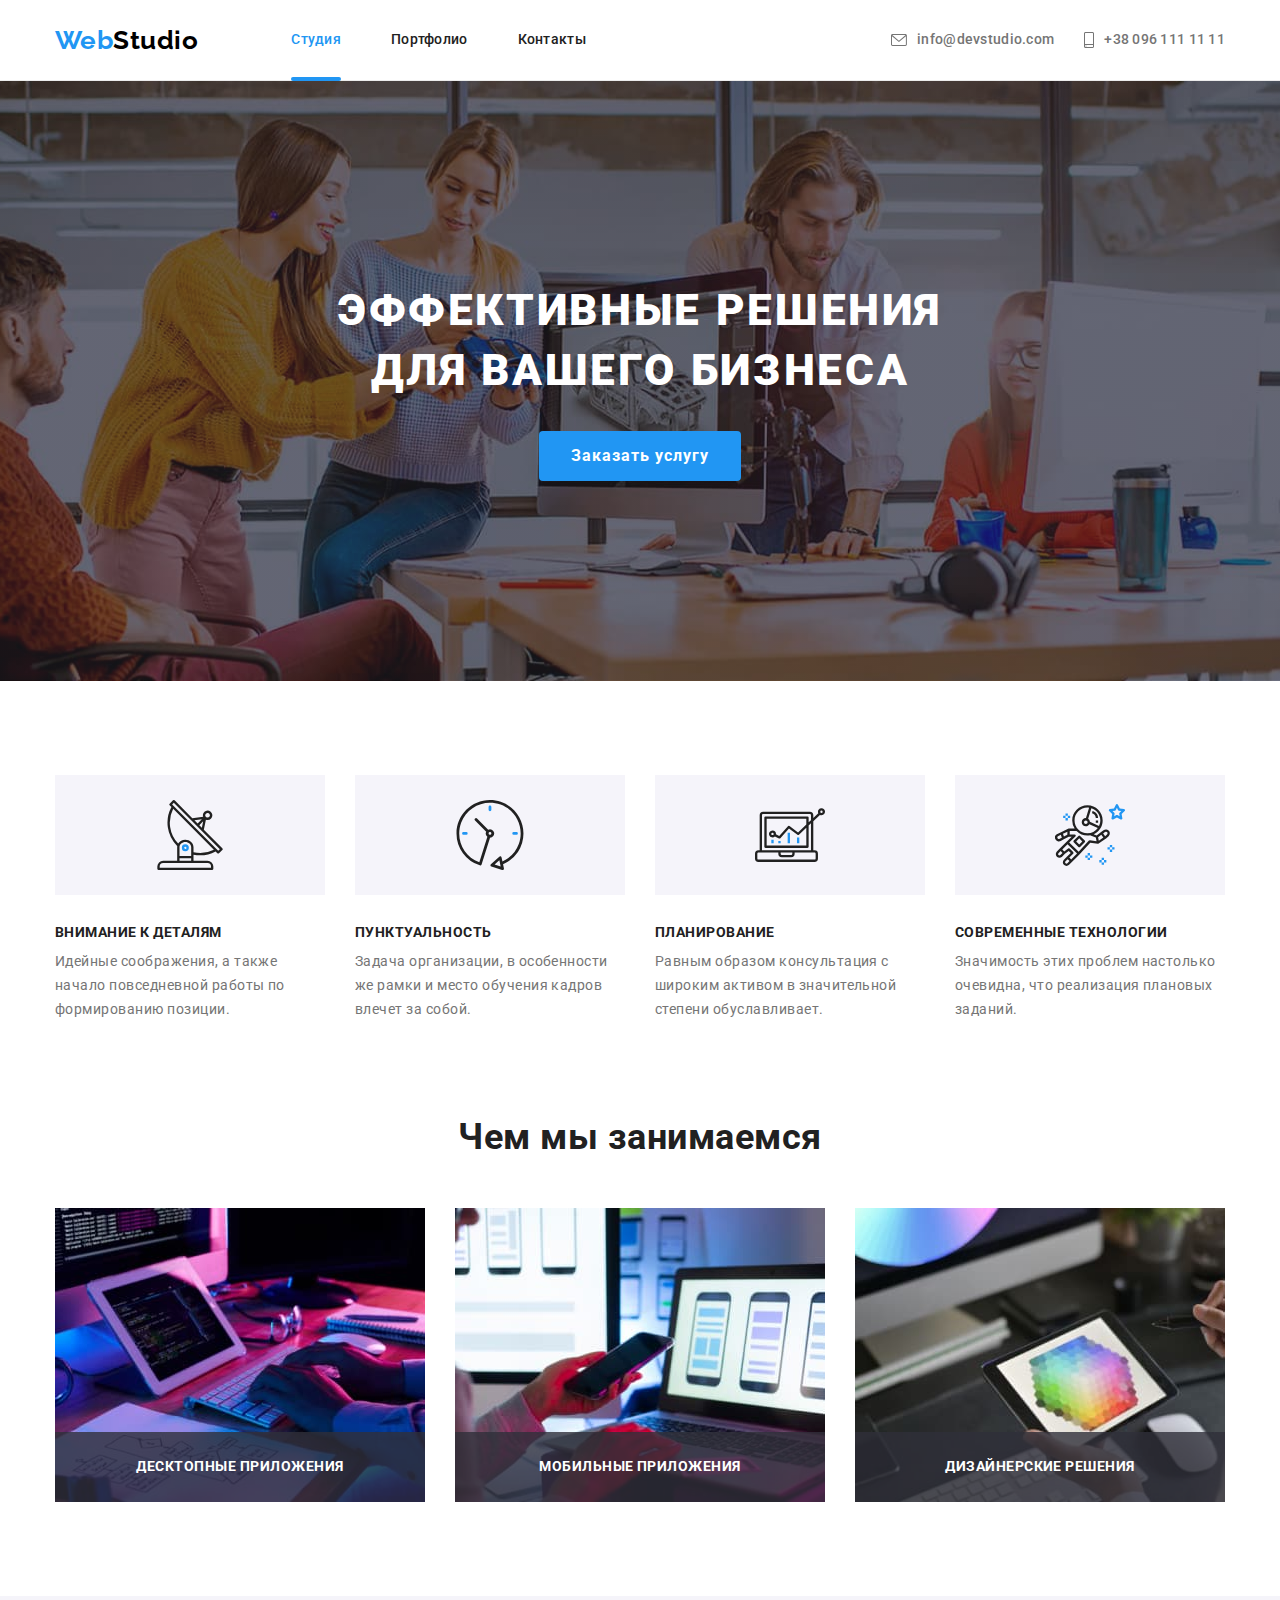
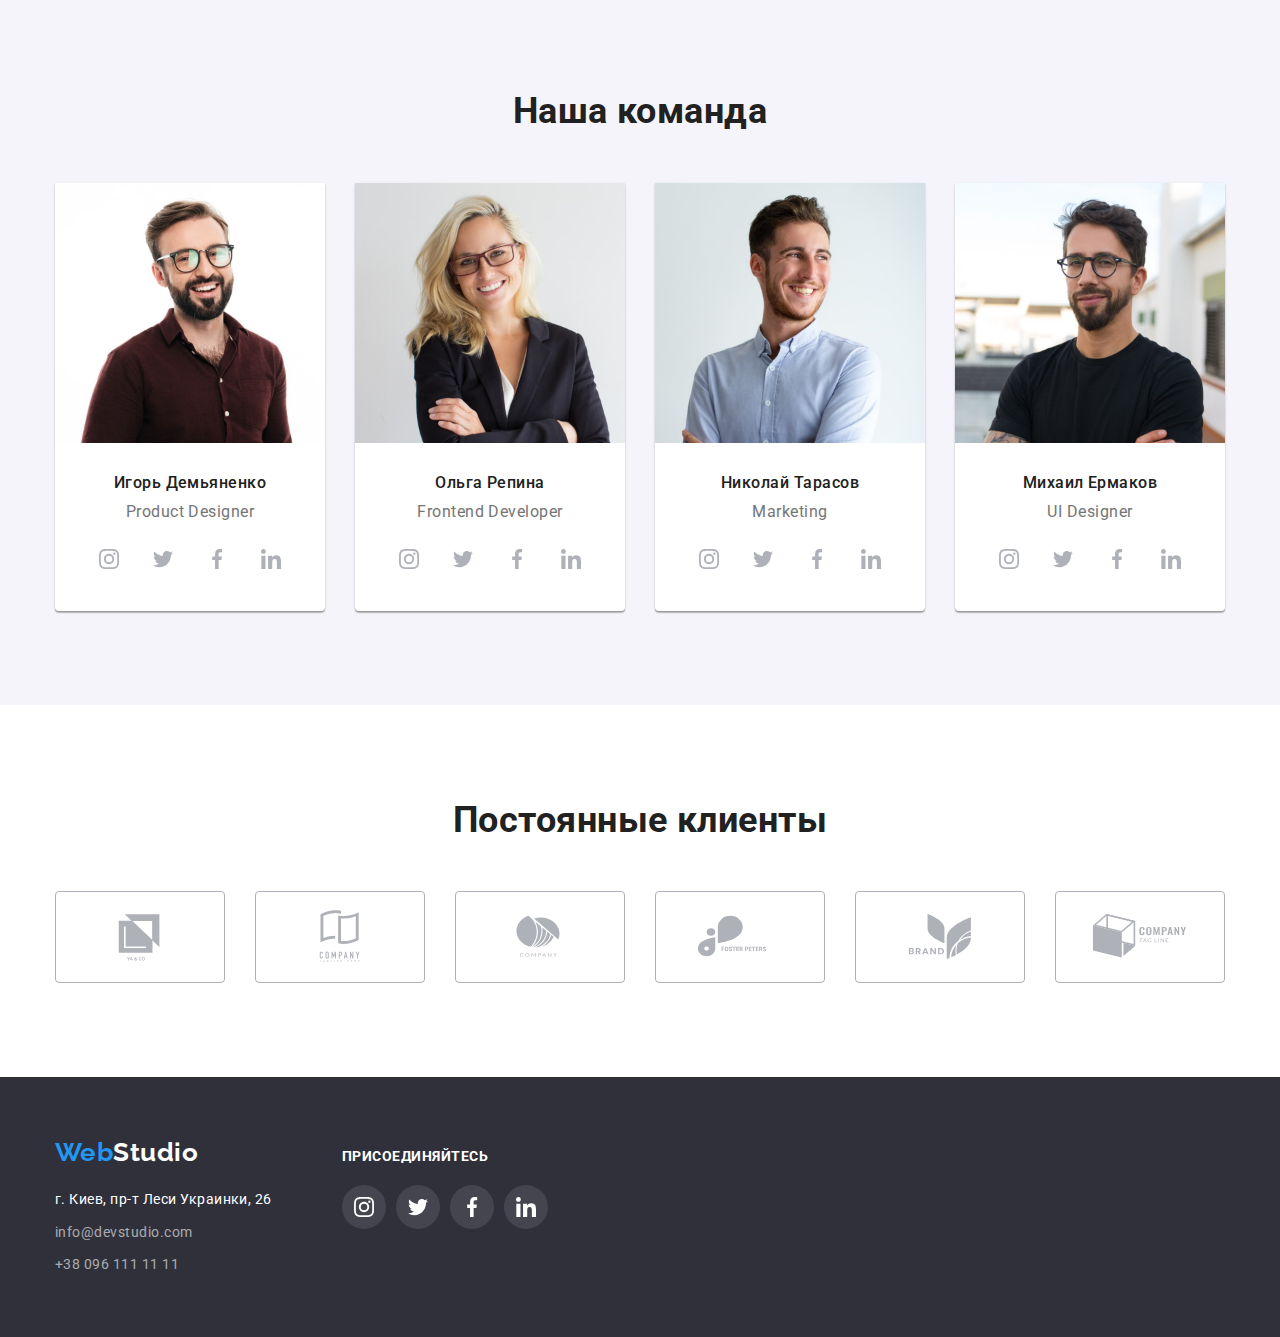
<file: index.html>
<!DOCTYPE html>
<html lang="ru">
  <head>
    <meta charset="UTF-8" />
    <meta http-equiv="X-UA-Compatible" content="IE=edge" />
    <meta name="viewport" content="width=device-width, initial-scale=1.0" />
    <title>Студия</title>
    <link rel="preconnect" href="https://fonts.googleapis.com" />
    <link rel="preconnect" href="https://fonts.gstatic.com" crossorigin />
    <link
      href="https://fonts.googleapis.com/css2?family=Raleway:wght@700&family=Roboto:wght@400;500;700;900&display=swap"
      rel="stylesheet"
    />
    <link
      rel="stylesheet"
      href="https://cdnjs.cloudflare.com/ajax/libs/modern-normalize/1.1.0/modern-normalize.min.css"
    />
    <link rel="stylesheet" href="css/styles.css" />
  </head>
  <body>
    <!--Header-->
    <header class="header">
      <div class="container div-header">
        <a href="./index.html" class="logo"
          ><span class="web">Web</span>Studio</a
        >
        <nav class="header-nav">
          <ul class="list">
            <li class="list-li current"><a href="./index.html">Студия</a></li>
            <li class="list-li"><a href="./portfolio.html">Портфолио</a></li>
            <li class="list-li"><a href="./">Контакты</a></li>
          </ul>
        </nav>
        <ul class="contacts-list">
          <li>
            <a href="mailto:info@devstudio.com" class="contacts"
              ><svg class="icon-header" width="16" height="12">
                <use href="./images/icons.svg#icon-envelope-hover"></use></svg
              >info@devstudio.com</a
            >
          </li>
          <li>
            <a href="tel:380961111111" class="contacts"
              ><svg class="icon-header" width="10" height="16">
                <use href="./images/icons.svg#icon-smartphone"></use></svg
              >+38 096 111 11 11</a
            >
          </li>
        </ul>
      </div>
    </header>
    <!-- Index - Main -->
    <main>
      <!--Index - Section 1 (Head)-->
      <section class="head">
        <div class="container">
          <h1 class="h1-index">
            эффективные решения<br />
            для вашего бизнеса
          </h1>
          <button type="button" class="button-index" data-modal-open>
            Заказать услугу
          </button>
        </div>
      </section>
      <!--Index - Section 2 (Features)-->
      <section class="section">
        <div class="container">
          <h2 class="h2-hide">Особенности</h2>
          <ul class="feature-list">
            <li>
              <div class="icon-wrapper">
                <svg class="feature-icon" width="70" height="70">
                  <use href="./images/icons.svg#icon-antenna-1"></use>
                </svg>
              </div>
              <h3 class="title">Внимание к деталям</h3>
              <p class="text">
                Идейные соображения, а также начало повседневной работы по
                формированию позиции.
              </p>
            </li>
            <li>
              <div class="icon-wrapper">
                <svg class="feature-icon" width="70" height="70">
                  <use href="./images/icons.svg#icon-clock-1"></use>
                </svg>
              </div>
              <h3 class="title">Пунктуальность</h3>
              <p class="text">
                Задача организации, в особенности же рамки и место обучения
                кадров влечет за собой.
              </p>
            </li>
            <li>
              <div class="icon-wrapper">
                <svg class="feature-icon" width="70" height="70">
                  <use href="./images/icons.svg#icon-diagram-1"></use>
                </svg>
              </div>
              <h3 class="title">Планирование</h3>
              <p class="text">
                Равным образом консультация с широким активом в значительной
                степени обуславливает.
              </p>
            </li>
            <li>
              <div class="icon-wrapper">
                <svg class="feature-icon" width="70" height="70">
                  <use href="./images/icons.svg#icon-astronaut-1"></use>
                </svg>
              </div>
              <h3 class="title">Современные технологии</h3>
              <p class="text">
                Значимость этих проблем настолько очевидна, что реализация
                плановых заданий.
              </p>
            </li>
          </ul>
        </div>
      </section>
      <!--Index - Section 3 (Our work)-->
      <section class="section work">
        <div class="container">
          <h2 class="section-title">Чем мы занимаемся</h2>
          <ul class="ul-work">
            <li>
              <img
                src="./images/box1.jpg"
                alt="Десктопные приложения"
                width="370"
              />
              <p class="work-description">Десктопные приложения</p>
            </li>
            <li>
              <img
                src="./images/img.jpg"
                alt="Мобильные приложения"
                width="370"
              />
              <p class="work-description">Мобильные приложения</p>
            </li>
            <li>
              <img
                src="./images/img(1).jpg"
                alt="Дизайнерские решения"
                width="370"
              />
              <p class="work-description">Дизайнерские решения</p>
            </li>
          </ul>
        </div>
      </section>
      <!--Index - Section 4 (Our team)-->
      <section class="our-team section">
        <div class="container">
          <h2 class="section-title">Наша команда</h2>
          <ul class="team-list">
            <li class="section4-li">
              <img
                src="./images/img(2).jpg"
                alt="Игорь Демьяненко"
                width="270"
                height="260"
              />
              <div class="wrapper4">
                <h3 class="section4-h3">Игорь Демьяненко</h3>
                <p class="text">Product Designer</p>
                <ul class="ul-social-team">
                  <li>
                    <a href="https://bit.ly/3wQuslN">
                      <svg class="icon-team" width="20" height="20">
                        <use
                          href="./images/icons.svg#icon-instagram-2"
                        ></use></svg
                    ></a>
                  </li>
                  <li>
                    <a href="https://bit.ly/3wQuslN">
                      <svg class="icon-team" width="20" height="20">
                        <use
                          href="./images/icons.svg#icon-twitter-1"
                        ></use></svg
                    ></a>
                  </li>
                  <li>
                    <a href="https://bit.ly/3wQuslN">
                      <svg class="icon-team" width="20" height="20">
                        <use
                          href="./images/icons.svg#icon-facebook-1"
                        ></use></svg
                    ></a>
                  </li>
                  <li>
                    <a href="https://bit.ly/3wQuslN">
                      <svg class="icon-team" width="20" height="20">
                        <use
                          href="./images/icons.svg#icon-linkedin-1"
                        ></use></svg
                    ></a>
                  </li>
                </ul>
              </div>
            </li>
            <li class="section4-li">
              <img
                src="./images/img(3).jpg"
                alt="Ольга Репина"
                width="270"
                height="260"
              />
              <div class="wrapper4">
                <h3 class="section4-h3">Ольга Репина</h3>
                <p class="text">Frontend Developer</p>
                <ul class="ul-social-team">
                  <li>
                    <a href="https://bit.ly/3wQuslN">
                      <svg class="icon-team" width="20" height="20">
                        <use
                          href="./images/icons.svg#icon-instagram-2"
                        ></use></svg
                    ></a>
                  </li>
                  <li>
                    <a href="https://bit.ly/3wQuslN">
                      <svg class="icon-team" width="20" height="20">
                        <use
                          href="./images/icons.svg#icon-twitter-1"
                        ></use></svg
                    ></a>
                  </li>
                  <li>
                    <a href="https://bit.ly/3wQuslN">
                      <svg class="icon-team" width="20" height="20">
                        <use
                          href="./images/icons.svg#icon-facebook-1"
                        ></use></svg
                    ></a>
                  </li>
                  <li>
                    <a href="https://bit.ly/3wQuslN">
                      <svg class="icon-team" width="20" height="20">
                        <use
                          href="./images/icons.svg#icon-linkedin-1"
                        ></use></svg
                    ></a>
                  </li>
                </ul>
              </div>
            </li>
            <li class="section4-li">
              <img
                src="./images/img(4).jpg"
                alt="Николай Тарасов"
                width="270"
                height="260"
              />
              <div class="wrapper4">
                <h3 class="section4-h3">Николай Тарасов</h3>
                <p class="text">Marketing</p>
                <ul class="ul-social-team">
                  <li>
                    <a href="https://bit.ly/3wQuslN">
                      <svg class="icon-team" width="20" height="20">
                        <use
                          href="./images/icons.svg#icon-instagram-2"
                        ></use></svg
                    ></a>
                  </li>
                  <li>
                    <a href="https://bit.ly/3wQuslN">
                      <svg class="icon-team" width="20" height="20">
                        <use
                          href="./images/icons.svg#icon-twitter-1"
                        ></use></svg
                    ></a>
                  </li>
                  <li>
                    <a href="https://bit.ly/3wQuslN">
                      <svg class="icon-team" width="20" height="20">
                        <use
                          href="./images/icons.svg#icon-facebook-1"
                        ></use></svg
                    ></a>
                  </li>
                  <li>
                    <a href="https://bit.ly/3wQuslN">
                      <svg class="icon-team" width="20" height="20">
                        <use
                          href="./images/icons.svg#icon-linkedin-1"
                        ></use></svg
                    ></a>
                  </li>
                </ul>
              </div>
            </li>
            <li class="section4-li">
              <img
                src="./images/img(5).jpg"
                alt="Михаил Ермаков"
                width="270"
                height="260"
              />
              <div class="wrapper4">
                <h3 class="section4-h3">Михаил Ермаков</h3>
                <p class="text">UI Designer</p>
                <ul class="ul-social-team">
                  <li>
                    <a href="https://bit.ly/3wQuslN">
                      <svg class="icon-team" width="20" height="20">
                        <use
                          href="./images/icons.svg#icon-instagram-2"
                        ></use></svg
                    ></a>
                  </li>
                  <li>
                    <a href="https://bit.ly/3wQuslN">
                      <svg class="icon-team" width="20" height="20">
                        <use
                          href="./images/icons.svg#icon-twitter-1"
                        ></use></svg
                    ></a>
                  </li>
                  <li>
                    <a href="https://bit.ly/3wQuslN">
                      <svg class="icon-team" width="20" height="20">
                        <use
                          href="./images/icons.svg#icon-facebook-1"
                        ></use></svg
                    ></a>
                  </li>
                  <li>
                    <a href="https://bit.ly/3wQuslN">
                      <svg class="icon-team" width="20" height="20">
                        <use
                          href="./images/icons.svg#icon-linkedin-1"
                        ></use></svg
                    ></a>
                  </li>
                </ul>
              </div>
            </li>
          </ul>
        </div>
      </section>
      <!-- Index - Section 5 (Loyal Customers) -->
      <section class="section">
        <div class="container">
          <h2 class="section-title">Постоянные клиенты</h2>
          <ul class="ul-customers">
            <li>
              <a href="https://bit.ly/3wQuslN">
                <svg class="icon-customers" width="106" height="60">
                  <use href="./images/icons.svg#icon-logo"></use></svg
              ></a>
            </li>
            <li>
              <a href="https://bit.ly/3wQuslN">
                <svg class="icon-customers" width="106" height="60">
                  <use href="./images/icons.svg#icon-logo-1"></use></svg
              ></a>
            </li>
            <li>
              <a href="https://bit.ly/3wQuslN">
                <svg class="icon-customers" width="106" height="60">
                  <use href="./images/icons.svg#icon-logo-2"></use></svg
              ></a>
            </li>
            <li>
              <a href="https://bit.ly/3wQuslN">
                <svg class="icon-customers" width="106" height="60">
                  <use href="./images/icons.svg#icon-logo-3"></use></svg
              ></a>
            </li>
            <li>
              <a href="https://bit.ly/3wQuslN">
                <svg class="icon-customers" width="106" height="60">
                  <use href="./images/icons.svg#icon-logo-4"></use></svg
              ></a>
            </li>
            <li>
              <a href="https://bit.ly/3wQuslN">
                <svg class="icon-customers" width="106" height="60">
                  <use href="./images/icons.svg#icon-logo-5"></use></svg
              ></a>
            </li>
          </ul>
        </div>
      </section>
    </main>
    <!--Footer-->
    <footer class="footer">
      <div class="container flex-footer">
        <div>
          <a href="./index.html" class="logo-footer"
            ><span class="web">Web</span>Studio</a
          >
          <address class="address">
            <p>г. Киев, пр-т Леси Украинки, 26</p>
            <ul class="ul-footer">
              <li>
                <a href="mailto:info@devstudio.com" class="link"
                  >info@devstudio.com</a
                >
              </li>
              <li>
                <a href="tel:380961111111" class="link">+38 096 111 11 11</a>
              </li>
            </ul>
          </address>
        </div>
        <div class="footer-join">
          <p>Присоединяйтесь</p>
          <ul class="ul-join">
            <li>
              <a href="https://www.youtube.com/watch?v=dQw4w9WgXcQ">
                <svg class="icon-join" width="20" height="20">
                  <use href="./images/icons.svg#icon-instagram-2"></use></svg
              ></a>
            </li>
            <li>
              <a href="https://www.youtube.com/watch?v=dQw4w9WgXcQ">
                <svg class="icon-join" width="20" height="20">
                  <use href="./images/icons.svg#icon-twitter-1"></use></svg
              ></a>
            </li>
            <li>
              <a href="https://www.youtube.com/watch?v=dQw4w9WgXcQ">
                <svg class="icon-join" width="20" height="20">
                  <use href="./images/icons.svg#icon-facebook-1"></use></svg
              ></a>
            </li>
            <li>
              <a href="https://www.youtube.com/watch?v=dQw4w9WgXcQ">
                <svg class="icon-join" width="20" height="20">
                  <use href="./images/icons.svg#icon-linkedin-1"></use></svg
              ></a>
            </li>
          </ul>
        </div>
      </div>
    </footer>
    <!-- Modal -->
    <div class="backdrop is-hidden" data-modal>
      <div class="modal">
        <button class="button-close" data-modal-close>
          <svg width="18" height="18">
            <use href="./images/icons.svg#icon-close-black"></use>
          </svg>
        </button>
      </div>
    </div>
    <script src="./js/modal.js"></script>
  </body>
</html>
</file>
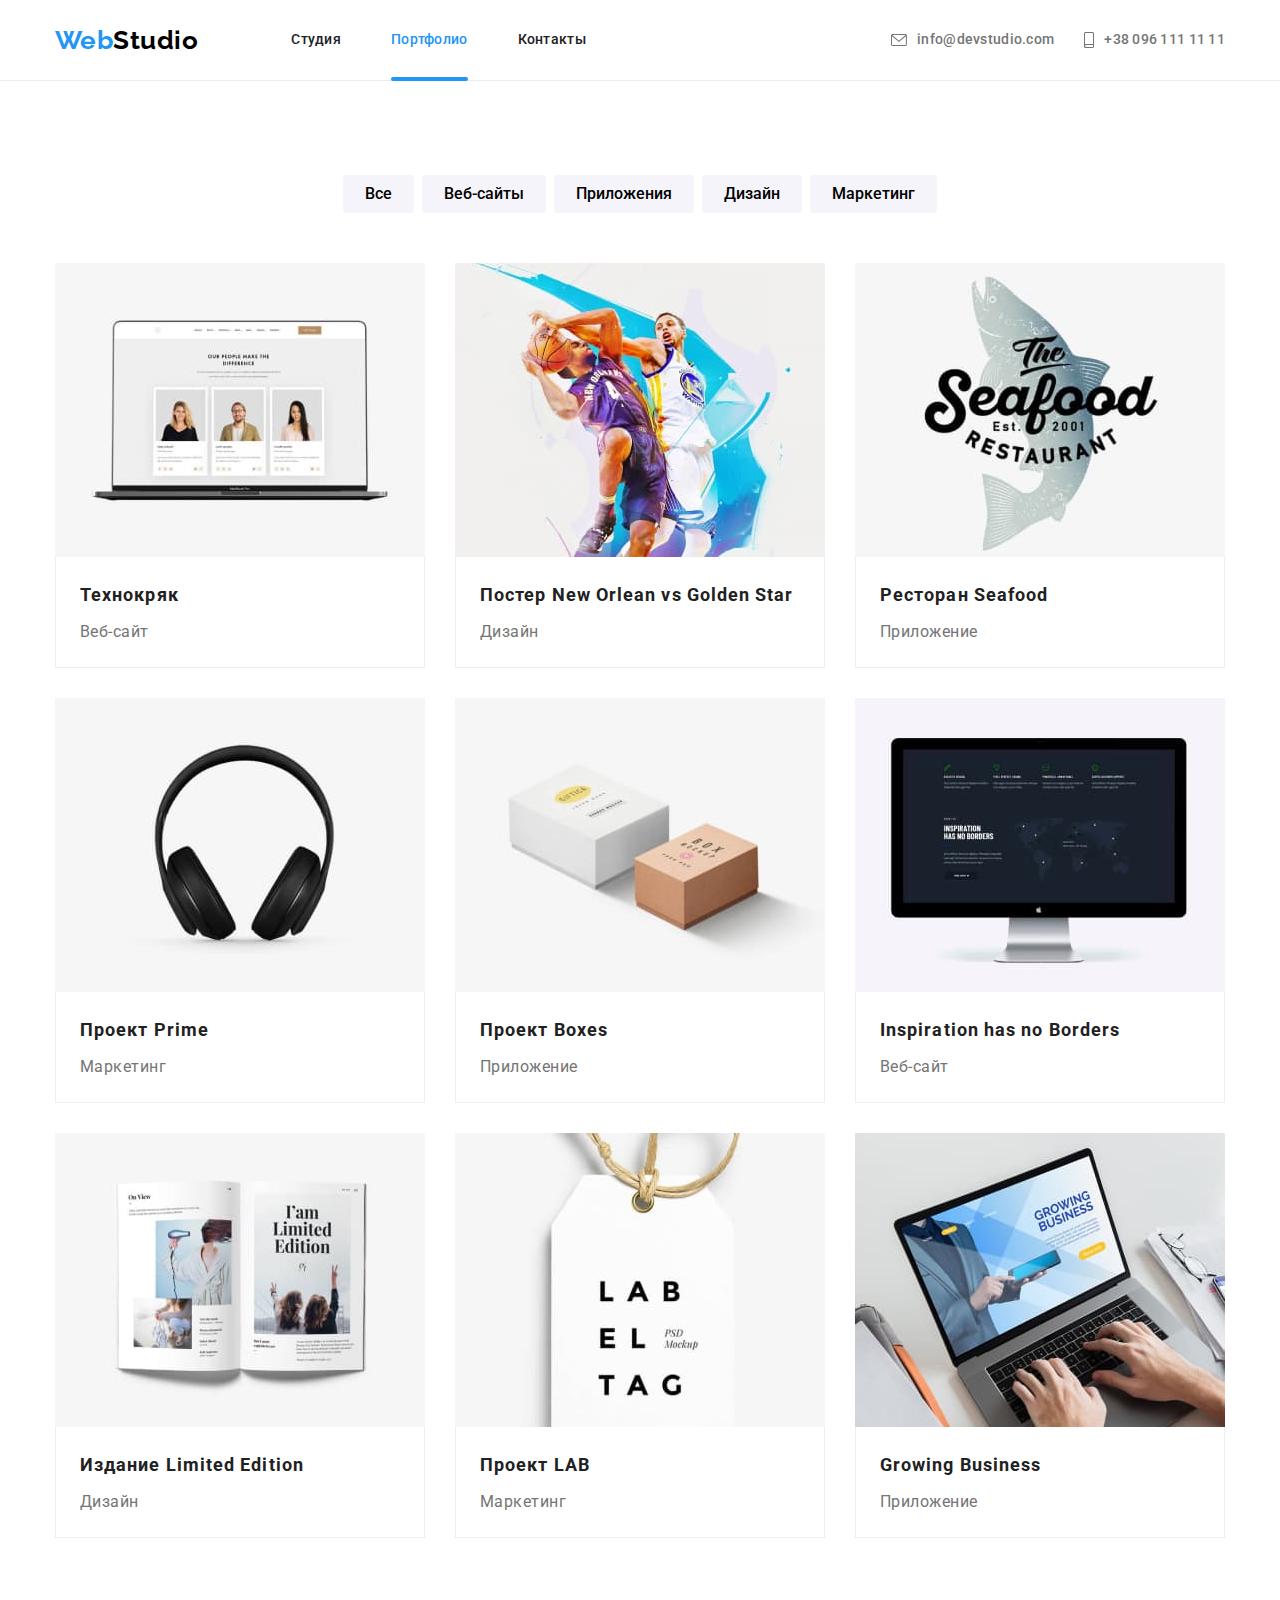
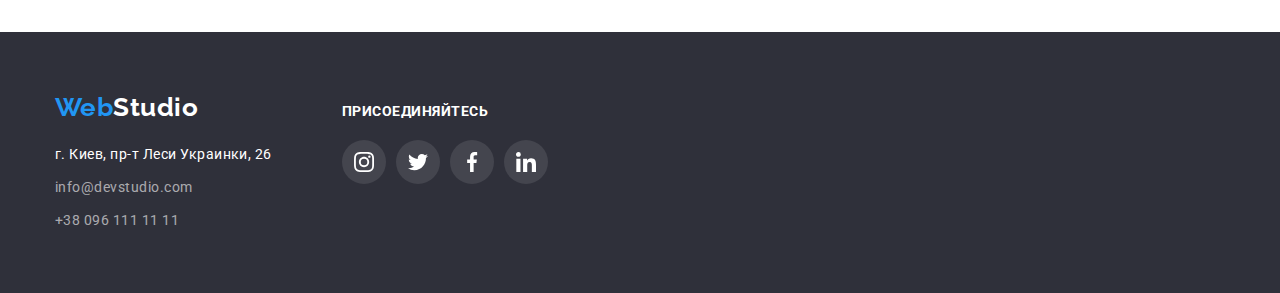
<file: portfolio.html>
<!DOCTYPE html>
<html lang="ru">
  <head>
    <meta charset="UTF-8" />
    <meta http-equiv="X-UA-Compatible" content="IE=edge" />
    <meta name="viewport" content="width=device-width, initial-scale=1.0" />
    <title>Портфолио</title>
    <link rel="preconnect" href="https://fonts.googleapis.com" />
    <link rel="preconnect" href="https://fonts.gstatic.com" crossorigin />
    <link
      href="https://fonts.googleapis.com/css2?family=Raleway:wght@700&family=Roboto:wght@400;500;700;900&display=swap"
      rel="stylesheet"
    />
    <link
      rel="stylesheet"
      href="https://cdnjs.cloudflare.com/ajax/libs/modern-normalize/1.1.0/modern-normalize.min.css"
    />
    <link rel="stylesheet" href="css/styles.css" />
  </head>
  <body>
    <!--Header-->
    <header class="header">
      <div class="container div-header">
        <a href="./index.html" class="logo"
          ><span class="web">Web</span>Studio</a
        >
        <nav class="header-nav">
          <ul class="list">
            <li class="list-li"><a href="./index.html">Студия</a></li>
            <li class="list-li current">
              <a href="./portfolio.html">Портфолио</a>
            </li>
            <li class="list-li"><a href="./">Контакты</a></li>
          </ul>
        </nav>
        <ul class="contacts-list">
          <li>
            <a href="mailto:info@devstudio.com" class="contacts"
              ><svg class="icon-header" width="16" height="12">
                <use href="./images/icons.svg#icon-envelope-hover"></use></svg
              >info@devstudio.com</a
            >
          </li>
          <li>
            <a href="tel:380961111111" class="contacts"
              ><svg class="icon-header" width="10" height="16">
                <use href="./images/icons.svg#icon-smartphone"></use></svg
              >+38 096 111 11 11</a
            >
          </li>
        </ul>
      </div>
    </header>
    <!-- Portfolio - Main -->
    <main>
      <section class="section">
        <div class="container">
          <h1 class="h2-hide">Проекты</h1>
          <!-- Portfolio - Categories -->
          <ul class="list-categories">
            <li class="li-categories">
              <button type="button" class="button-categories">Все</button>
            </li>
            <li class="li-categories">
              <button type="button" class="button-categories">Веб-сайты</button>
            </li>
            <li class="li-categories">
              <button type="button" class="button-categories">
                Приложения
              </button>
            </li>
            <li class="li-categories">
              <button type="button" class="button-categories">Дизайн</button>
            </li>
            <li class="li-categories">
              <button type="button" class="button-categories">Маркетинг</button>
            </li>
          </ul>
          <!-- Portfolio - Projects -->
          <ul class="list-projects">
            <li class="projects-li">
              <a href="">
                <div class="project-wrapper">
                  <img
                    src="./images/portfolio/img(6).jpg"
                    alt="Технокряк"
                    width="370"
                    height="294"
                  />
                  <p class="project-hover">
                    Ресурс предлагает комплексные предложения с разным уровнем
                    функционала и сервисов. Все это позволит посетителю получить
                    исчерпывающие сведения о компании или частном лице.
                  </p>
                </div>
                <div class="project-wrapper2">
                  <h2 class="projects-title">Технокряк</h2>
                  <p class="projects-text">Веб-сайт</p>
                </div></a
              >
            </li>
            <li class="projects-li">
              <a href="">
                <div class="project-wrapper">
                  <img
                    src="./images/portfolio/img(7).jpg"
                    alt="Постер New Orlean vs Golden Star"
                    width="370"
                    height="294"
                  />
                  <p class="project-hover">
                    Ресурс предлагает комплексные предложения с разным уровнем
                    функционала и сервисов. Все это позволит посетителю получить
                    исчерпывающие сведения о компании или частном лице.
                  </p>
                </div>
                <div class="project-wrapper2">
                  <h2 class="projects-title">
                    Постер New Orlean vs Golden Star
                  </h2>
                  <p class="projects-text">Дизайн</p>
                </div></a
              >
            </li>
            <li class="projects-li">
              <a href="">
                <div class="project-wrapper">
                  <img
                    src="./images/portfolio/img(8).jpg"
                    alt="Ресторан Seafood"
                    width="370"
                    height="294"
                  />
                  <p class="project-hover">
                    Ресурс предлагает комплексные предложения с разным уровнем
                    функционала и сервисов. Все это позволит посетителю получить
                    исчерпывающие сведения о компании или частном лице.
                  </p>
                </div>
                <div class="project-wrapper2">
                  <h2 class="projects-title">Ресторан Seafood</h2>
                  <p class="projects-text">Приложение</p>
                </div></a
              >
            </li>
            <li class="projects-li">
              <a href="">
                <div class="project-wrapper">
                  <img
                    src="./images/portfolio/img(9).jpg"
                    alt="Проект Prime"
                    width="370"
                    height="294"
                  />
                  <p class="project-hover">
                    Ресурс предлагает комплексные предложения с разным уровнем
                    функционала и сервисов. Все это позволит посетителю получить
                    исчерпывающие сведения о компании или частном лице.
                  </p>
                </div>
                <div class="project-wrapper2">
                  <h2 class="projects-title">Проект Prime</h2>
                  <p class="projects-text">Маркетинг</p>
                </div></a
              >
            </li>
            <li class="projects-li">
              <a href="">
                <div class="project-wrapper">
                  <img
                    src="./images/portfolio/img(10).jpg"
                    alt="Проект Boxes"
                    width="370"
                    height="294"
                  />
                  <p class="project-hover">
                    Ресурс предлагает комплексные предложения с разным уровнем
                    функционала и сервисов. Все это позволит посетителю получить
                    исчерпывающие сведения о компании или частном лице.
                  </p>
                </div>
                <div class="project-wrapper2">
                  <h2 class="projects-title">Проект Boxes</h2>
                  <p class="projects-text">Приложение</p>
                </div></a
              >
            </li>
            <li class="projects-li">
              <a href=""
                ><div class="project-wrapper">
                  <img
                    src="./images/portfolio/img(11).jpg"
                    alt="Inspiration has no Borders"
                    width="370"
                    height="294"
                  />
                  <p class="project-hover">
                    Ресурс предлагает комплексные предложения с разным уровнем
                    функционала и сервисов. Все это позволит посетителю получить
                    исчерпывающие сведения о компании или частном лице.
                  </p>
                </div>
                <div class="project-wrapper2">
                  <h2 class="projects-title">Inspiration has no Borders</h2>
                  <p class="projects-text">Веб-сайт</p>
                </div></a
              >
            </li>
            <li class="projects-li">
              <a href="">
                <div class="project-wrapper">
                  <img
                    src="./images/portfolio/img(12).jpg"
                    alt="Издание Limited Edition"
                    width="370"
                    height="294"
                  />
                  <p class="project-hover">
                    Ресурс предлагает комплексные предложения с разным уровнем
                    функционала и сервисов. Все это позволит посетителю получить
                    исчерпывающие сведения о компании или частном лице.
                  </p>
                </div>
                <div class="project-wrapper2">
                  <h2 class="projects-title">Издание Limited Edition</h2>
                  <p class="projects-text">Дизайн</p>
                </div></a
              >
            </li>
            <li class="projects-li">
              <a href="">
                <div class="project-wrapper">
                  <img
                    src="./images/portfolio/img(13).jpg"
                    alt="Проект LAB"
                    width="370"
                    height="294"
                  />
                  <p class="project-hover">
                    Ресурс предлагает комплексные предложения с разным уровнем
                    функционала и сервисов. Все это позволит посетителю получить
                    исчерпывающие сведения о компании или частном лице.
                  </p>
                </div>
                <div class="project-wrapper2">
                  <h2 class="projects-title">Проект LAB</h2>
                  <p class="projects-text">Маркетинг</p>
                </div></a
              >
            </li>
            <li class="projects-li">
              <a href="">
                <div class="project-wrapper">
                  <img
                    src="./images/portfolio/img(14).jpg"
                    alt="Приложение"
                    width="370"
                    height="294"
                  />
                  <p class="project-hover">
                    Ресурс предлагает комплексные предложения с разным уровнем
                    функционала и сервисов. Все это позволит посетителю получить
                    исчерпывающие сведения о компании или частном лице.
                  </p>
                </div>
                <div class="project-wrapper2">
                  <h2 class="projects-title">Growing Business</h2>
                  <p class="projects-text">Приложение</p>
                </div></a
              >
            </li>
          </ul>
        </div>
      </section>
    </main>
    <!--Footer-->
    <footer class="footer">
      <div class="container flex-footer">
        <div>
          <a href="./index.html" class="logo-footer"
            ><span class="web">Web</span>Studio</a
          >
          <address class="address">
            <p>г. Киев, пр-т Леси Украинки, 26</p>
            <ul class="ul-footer">
              <li>
                <a href="mailto:info@devstudio.com" class="link"
                  >info@devstudio.com</a
                >
              </li>
              <li>
                <a href="tel:380961111111" class="link">+38 096 111 11 11</a>
              </li>
            </ul>
          </address>
        </div>
        <div class="footer-join">
          <p>Присоединяйтесь</p>
          <ul class="ul-join">
            <li>
              <a href="https://www.youtube.com/watch?v=dQw4w9WgXcQ">
                <svg class="icon-join" width="20" height="20">
                  <use href="./images/icons.svg#icon-instagram-2"></use></svg
              ></a>
            </li>
            <li>
              <a href="https://www.youtube.com/watch?v=dQw4w9WgXcQ">
                <svg class="icon-join" width="20" height="20">
                  <use href="./images/icons.svg#icon-twitter-1"></use></svg
              ></a>
            </li>
            <li>
              <a href="https://www.youtube.com/watch?v=dQw4w9WgXcQ">
                <svg class="icon-join" width="20" height="20">
                  <use href="./images/icons.svg#icon-facebook-1"></use></svg
              ></a>
            </li>
            <li>
              <a href="https://www.youtube.com/watch?v=dQw4w9WgXcQ">
                <svg class="icon-join" width="20" height="20">
                  <use href="./images/icons.svg#icon-linkedin-1"></use></svg
              ></a>
            </li>
          </ul>
        </div>
      </div>
    </footer>
  </body>
</html>
</file>
<file: css/styles.css>
:root {
  --colorPrimary: #212121;
  --colorSecondary: #2196f3;
  --colorTertiary: #757575;
  --colorLogoPrimary: #000000;
  --colorHero: #ffffff;
  --colorFooterLink: rgba(255, 255, 255, 0.6);

  --bgColorPrimary: #ffffff;
  --bgColorSecondary: #2f303a;
  --bgColorTertiary: #f5f4fa;

  --btnColorPrimary: #ffffff;
  --btnBgColor: #2196f3;
  --btnBgColorHov: #188ce8;

  --svgColorPrimary: #afb1b8;
  --svgColorSecondary: #ffffff;
}

body {
  font-family: 'Roboto', sans-serif;
  color: var(--colorPrimary);
  background-color: var(--bgColorPrimary);
  letter-spacing: 0.03em;
}
h1,
h2,
h3,
p,
ul {
  margin: 0;
  padding: 0;
}
.section {
  padding-top: 94px;
  padding-bottom: 94px;
}
/* Header */
.header-nav {
  margin-left: 93px;
}
.header {
  border-bottom: 1px solid #ececec;
}
.logo {
  color: var(--colorLogoPrimary);
  text-decoration: none;
  font-family: 'Raleway', sans-serif;
  font-weight: 700;
  font-size: 26px;
  line-height: 1.19;
}
.web {
  color: var(--colorSecondary);
}
.div-header {
  display: flex;
  align-items: center;
}
/* Navigation list */
.list,
.contacts-list {
  font-weight: 500;
  font-size: 14px;
  line-height: 1.14;
  letter-spacing: 0.02em;

  list-style: none;
}
.list a {
  color: inherit;
  text-decoration: none;
  display: block;
  padding: 32px 0;

  transition-property: color;
  transition-duration: 250ms;
  transition-timing-function: cubic-bezier(0.4, 0, 0.2, 1);
}
.list a:hover,
.list a:focus {
  color: var(--colorSecondary);
}
.list {
  display: flex;
}
.list-li:not(:last-child) {
  margin-right: 50px;
}
.list-li {
  position: relative;
}
.current {
  color: var(--colorSecondary);
}
.current::after {
  content: '';
  display: inline-block;
  background: #2196f3;
  border-radius: 2px;
  opacity: 1;
  position: absolute;
  height: 4px;
  width: 100%;
  bottom: -1px;
}
/* Header contacts */
.contacts {
  color: var(--colorTertiary);
  text-decoration: none;

  transition-property: color;
  transition-duration: 250ms;
  transition-timing-function: cubic-bezier(0.4, 0, 0.2, 1);
}
.contacts:hover,
.contacts:focus {
  color: var(--colorSecondary);
}
.contacts-list {
  display: flex;
  margin-left: auto;
}
.contacts-list > li:not(:first-child) {
  margin-left: 30px;
}
.icon-header {
  margin-right: 10px;
  fill: currentColor;
}
.contacts-list a {
  display: flex;
  align-items: center;
}
/* Index - Section 1 (Head) */
.head {
  background-color: var(--bgColorSecondary);
  background-image: linear-gradient(
      rgba(47, 48, 58, 0.4),
      rgba(47, 48, 58, 0.4)
    ),
    url(../images/background-hero.jpg);
  background-repeat: no-repeat;
  background-position: center;
  max-width: 1600px;
  margin-inline: auto;

  padding: 200px 0px;
  text-align: center;
}
.h1-index {
  color: var(--colorHero);
  font-weight: 900;
  font-size: 44px;
  line-height: 1.36;
  text-align: center;
  letter-spacing: 0.06em;
  text-transform: uppercase;

  margin-bottom: 30px;
}
.button-index {
  color: var(--btnColorPrimary);
  background-color: var(--btnBgColor);
  border: none;
  font-weight: 700;
  font-size: 16px;
  line-height: 1.87;
  text-align: center;
  letter-spacing: 0.06em;

  border-radius: 4px;

  min-width: 200px;
  padding: 10px 32px;

  transition: background-color 250ms cubic-bezier(0.4, 0, 0.2, 1);
}
.button-index:hover,
.button-index:focus {
  background-color: var(--btnBgColorHov);
}
/* Index - Section 2 (Features) */
.h2-hide {
  position: absolute;
  width: 1px;
  height: 1px;
  margin: -1px;
  border: 0;
  padding: 0;

  white-space: nowrap;
  clip-path: inset(100%);
  clip: rect(0 0 0 0);
  overflow: hidden;
}
.feature-list {
  list-style: none;
  display: flex;
  justify-content: space-evenly;
}
.feature-list .text {
  color: var(--colorTertiary);
  font-size: 14px;
  line-height: 1.71;

  text-align: left;
}
.feature-list li {
  width: 270px;
}
.feature-list > li:not(:first-child) {
  margin-left: 30px;
}
.title {
  font-weight: 700;
  font-size: 14px;
  line-height: 1.14;
  text-transform: uppercase;

  margin-bottom: 10px;
}
.icon-wrapper {
  width: 270px;
  /* height: 120px; */

  background-color: var(--bgColorTertiary);

  display: flex;
  justify-content: center;
  padding: 25px 0px;
  margin-bottom: 30px;
}
.feature-icon {
  display: block;
  background-color: var(--bgColorTertiary);
}
/* Index - Section 3 (Our work) */
.section.work {
  padding-top: 0px;
}
.section-title {
  font-weight: 700;
  font-size: 36px;
  line-height: 1.17;
  text-align: center;

  margin-bottom: 50px;
}
.ul-work {
  display: flex;
  justify-content: space-between;
}
.ul-work img {
  display: block;
}
.ul-work > li {
  list-style: none;
  display: inline-block;
  position: relative;
}
.work-description {
  position: absolute;
  bottom: 0;

  padding: 27px 0px;
  width: 100%;

  background-color: rgba(47, 48, 58, 0.8);
  font-weight: 700;
  font-size: 14px;
  line-height: 1.14;
  text-align: center;
  text-transform: uppercase;
  color: #ffffff;
}
/* Index - Section 4 (Our Team) */
.our-team {
  background: var(--bgColorTertiary);
}
.team-list .text {
  color: var(--colorTertiary);
  font-size: 16px;
  line-height: 1.19;
  text-align: center;
}
.team-list {
  list-style: none;
  display: flex;
  justify-content: space-between;
}
.team-list img {
  display: block;
}
.section4-h3 {
  font-weight: 500;
  font-size: 16px;
  line-height: 1.19;
  text-align: center;

  margin-bottom: 10px;
}
.section4-li {
  background: var(--bgColorPrimary);
  box-shadow: 0px 1px 3px rgba(0, 0, 0, 0.12), 0px 1px 1px rgba(0, 0, 0, 0.14),
    0px 2px 1px rgba(0, 0, 0, 0.2);
  border-radius: 0px 0px 4px 4px;
}
.wrapper4 {
  padding-top: 30px;
  padding-bottom: 30px;
}
.ul-social-team {
  display: flex;
  list-style: none;
  justify-content: center;

  margin-top: 16px;
}
.ul-social-team > li:not(:first-child) {
  margin-left: 10px;
}
.ul-social-team > li {
  width: 44px;
  height: 44px;
}
.ul-social-team > li > a {
  width: 100%;
  height: 100%;

  display: flex;
  justify-content: center;
  align-items: center;
  border-radius: 50%;
  transition-property: background-color;
  transition-duration: 250ms;
  transition-timing-function: cubic-bezier(0.4, 0, 0.2, 1);
}
.ul-social-team > li > a:hover,
.ul-social-team > li > a:focus {
  background-color: var(--btnBgColor);
}
.icon-team {
  fill: var(--svgColorPrimary);

  transition-property: fill;
  transition-duration: 250ms;
  transition-timing-function: cubic-bezier(0.4, 0, 0.2, 1);
}
.ul-social-team > li > a:hover .icon-team,
.ul-social-team > li > a:focus .icon-team {
  fill: var(--svgColorSecondary);
}
/* Index - Section 5 (Loyal Customers) */
.ul-customers {
  display: flex;
  justify-content: center;
  list-style: none;
}
.ul-customers > li:not(:first-child) {
  margin-left: 30px;
}
.ul-customers > li {
  width: 170px;
  height: 92px;
}
.ul-customers > li > a {
  width: 100%;
  height: 100%;
  border: 1px solid #afb1b8;
  border-radius: 4px;
  display: flex;
  align-items: center;
  justify-content: center;

  transition-property: border-color;
  transition-duration: 250ms;
  transition-timing-function: cubic-bezier(0.4, 0, 0.2, 1);
}
.ul-customers > li > a:hover,
.ul-customers > li > a:focus {
  border-color: var(--colorSecondary);
}
.icon-customers {
  fill: var(--svgColorPrimary);

  transition-property: fill;
  transition-duration: 250ms;
  transition-timing-function: cubic-bezier(0.4, 0, 0.2, 1);
}
.ul-customers > li > a:hover .icon-customers,
.ul-customers > li > a:focus .icon-customers {
  fill: var(--colorSecondary);
}
/* Footer */
.footer {
  color: var(--colorHero);
  background-color: var(--bgColorSecondary);

  padding: 60px 0px;
}
.logo-footer {
  color: inherit;
  text-decoration: none;
  font-family: 'Raleway';
  font-style: normal;
  font-weight: 700;
  font-size: 26px;
  line-height: 1.19;

  margin-bottom: 20px;
  display: block;
}
.logo-footer:visited {
  color: var(--colorHero);
}
.footer .link {
  color: var(--colorFooterLink);
  text-decoration: none;

  transition-property: color;
  transition-duration: 250ms;
  transition-timing-function: cubic-bezier(0.4, 0, 0.2, 1);
}
.footer .link:hover,
.footer .link:focus {
  color: var(--colorSecondary);
  text-decoration: none;
}
.address {
  font-style: normal;
  font-size: 14px;
  line-height: 1.71;
}
.address > p {
  margin-bottom: 9px;
}
.ul-footer {
  list-style: none;
}
.ul-footer > li:not(:last-child) {
  margin-bottom: 9px;
}
.flex-footer {
  display: flex;
  align-items: baseline;
}
.footer-join {
  margin-left: 70px;
}
.footer-join > p {
  font-weight: 700;
  font-size: 14px;
  line-height: 1.14;
  text-transform: uppercase;

  margin-bottom: 20px;
}
.ul-join {
  display: flex;
  list-style: none;
}
.ul-join > li:not(:first-child) {
  margin-left: 10px;
}
.ul-join > li {
  width: 44px;
  height: 44px;
}
.ul-join > li > a {
  width: 100%;
  height: 100%;
  display: flex;
  justify-content: center;
  align-items: center;

  border-radius: 50%;
  background-color: rgba(255, 255, 255, 0.1);

  transition-property: background-color;
  transition-duration: 250ms;
  transition-timing-function: cubic-bezier(0.4, 0, 0.2, 1);
}
.ul-join > li > a:hover,
.ul-join > li > a:focus {
  background-color: var(--colorSecondary);
}
.icon-join {
  fill: var(--svgColorSecondary);
}
/* Modal */
.backdrop {
  position: fixed;
  top: 0;
  left: 0;
  width: 100%;
  height: 100%;
  background-color: rgba(0, 0, 0, 0.2);

  transition-property: opacity, visibility;
  transition-duration: 250ms;
  transition-timing-function: cubic-bezier(0.4, 0, 0.2, 1);
}

.backdrop.is-hidden {
  visibility: hidden;
  opacity: 0;
  pointer-events: none;
}

.backdrop.is-hidden .modal {
  visibility: hidden;
  opacity: 0;
  transform: translate(-50%, -50%) scale(0.9);
}

.modal {
  position: absolute;
  top: 50%;
  left: 50%;
  transform: translate(-50%, -50%) scale(1);

  min-height: 581px;
  min-width: 528px;
  padding: 8px;

  background-color: var(--bgColorPrimary);
  box-shadow: 0px 1px 3px rgba(0, 0, 0, 0.12), 0px 1px 1px rgba(0, 0, 0, 0.14),
    0px 2px 1px rgba(0, 0, 0, 0.2);
  border-radius: 4px;

  transition-property: opacity, visibility, transform;
  transition-duration: 250ms;
  transition-timing-function: cubic-bezier(0.4, 0, 0.2, 1);
}
.button-close {
  width: 30px;
  height: 30px;
  border-radius: 50%;
  background: var(--colorHero);
  border: 1px solid rgba(0, 0, 0, 0.1);

  display: flex;
  justify-content: center;
  align-items: center;

  position: absolute;
  right: 8px;
}

/* Portfolio - Categories */
.list-categories {
  list-style: none;
  display: flex;
  justify-content: center;

  margin-bottom: 50px;
}
.li-categories:not(:first-child) {
  margin-left: 8px;
}
.button-categories {
  background-color: var(--bgColorTertiary);
  border: none;
  font-weight: 500;
  font-size: 16px;
  line-height: 1.62;
  text-align: center;

  padding: 6px 22px;
  border-radius: 4px;

  transition-property: color, background-color, box-shadow;
  transition-duration: 250ms;
  transition-timing-function: cubic-bezier(0.4, 0, 0.2, 1);
}
.button-categories:hover,
.button-categories:focus {
  color: var(--colorHero);
  background-color: var(--btnBgColor);
  box-shadow: 0px 3px 1px rgba(0, 0, 0, 0.1), 0px 1px 2px rgba(0, 0, 0, 0.08),
    0px 2px 2px rgba(0, 0, 0, 0.12);
}
/* Portfolio - Projects */
.list-projects {
  list-style: none;
  display: flex;

  flex-wrap: wrap;
}
.projects-li {
  margin-bottom: 30px;
  margin-left: 30px;
}
.projects-li:nth-last-child(-n + 3) {
  margin-bottom: 0px;
}
.projects-li:nth-child(3n + 1) {
  margin-left: 0px;
}
.projects-li > a {
  display: block;
  width: 100%;
  height: 100%;
  text-decoration: none;

  transition-property: box-shadow;
  transition-duration: 250ms;
  transition-timing-function: cubic-bezier(0.4, 0, 0.2, 1);
}
.projects-li > a:hover,
.projects-li > a:focus {
  box-shadow: 0px 1px 1px rgba(0, 0, 0, 0.12), 0px 4px 4px rgba(0, 0, 0, 0.06),
    1px 4px 6px rgba(0, 0, 0, 0.16);
}
.list-projects img {
  display: block;
}
.project-hover {
  position: absolute;
  top: 0;
  left: 0;
  padding: 63px 24px;
  transform: translateY(100%);
  font-size: 18px;
  line-height: 1.56;
  color: var(--colorHero);
  background-color: rgba(33, 150, 243, 0.9);

  transition-property: transform;
  transition-duration: 250ms;
  transition-timing-function: cubic-bezier(0.4, 0, 0.2, 1);
}
.projects-li > a:hover .project-hover,
.projects-li > a:focus .project-hover {
  transform: translateY(0%);
}
.projects-li > a:visited {
  color: inherit;
}
.project-wrapper {
  position: relative;
  overflow: hidden;
}
.project-wrapper2 {
  padding-inline: 24px;
  padding-top: 20px;
  padding-bottom: 20px;

  border-bottom: 1px solid #eeeeee;
  border-inline: 1px solid #eeeeee;
}
.projects-title {
  margin-bottom: 4px;
  font-weight: 700;
  font-size: 18px;
  line-height: 2;
  letter-spacing: 0.06em;
}
.projects-text {
  font-size: 16px;
  line-height: 1.88;
  color: var(--colorTertiary);
}
/* Buttons style */
button {
  cursor: pointer;
}
/* Container */
.container {
  width: 1200px;
  margin-left: auto;
  margin-right: auto;
  padding-left: 15px;
  padding-right: 15px;
}
</file>
